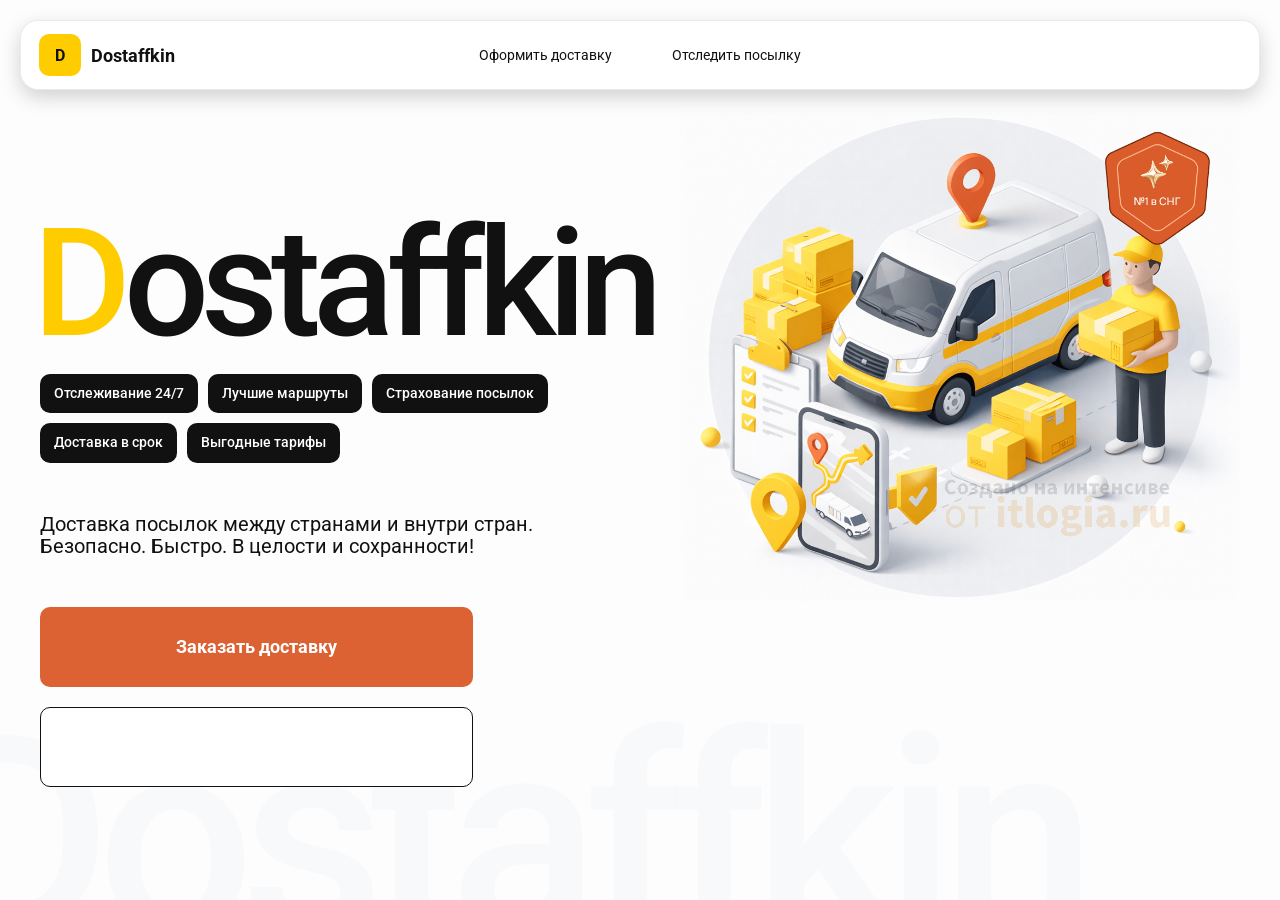
<file: index.html>
<!doctype html>
<html lang="ru">

<head>
    <meta charset="utf-8" />
    <meta name="viewport" content="width=device-width,initial-scale=1,maximum-scale=1,user-scalable=0" />
    <title>Dostaffkin — Доставка посылок между странами и внутри стран. Безопасно. Быстро. В целости и сохранности!
    </title>
    <link rel="stylesheet" href="styles/base.css">
    <link rel="stylesheet" href="styles/base_adaptive.css">
    <link rel="stylesheet" href="styles/index.css">
    <link rel="stylesheet" href="styles/index_adaptive.css">
</head>

<body>
    <div class="container">
    <header class="header">
        <a class="header-brand" href="./index.html">
            <div class="header-logo">D</div>
            <div class="header-title">Dostaffkin</div>
        </a>
        <nav class="header-menu">
            <a class="header-link" href="./order.html">Оформить <span>доставку</span></a>
            <a class="header-link" href="./track.html">Отследить <span>посылку</span></a>
        </nav>
    </header>
        <main class="main">
            <section class="main-info">
                <div class="main-title">
                    <span>D</span>ostaffkin
                </div>
                <div class="main-features">
                    <div class="main-feature">Отслеживание 24/7</div>
                    <div class="main-feature">Лучшие маршруты</div>
                    <div class="main-feature">Страхование посылок</div>
                    <div class="main-feature">Доставка в срок</div>
                    <div class="main-feature">Выгодные тарифы</div>
                </div>
                <div class="main-description">
                    Доставка посылок между странами и внутри стран.
                    Безопасно. Быстро. В целости и сохранности!
                </div>
                <div class="main-actions">
                    <a class="button" type="button" href="./order.html">Заказать доставку</a>
                    <a class="button button-white" type="button" href="./track.html">Отследить посылку</a>
                </div>
            </section>
            <div class="main-title-ghost">Dostaffkin</div>
            <section class="main-image">
                <img src="images/main-image.png" alt="Main image" />
            </section>
        </main>
    </div>
</body>

</html>
</file>
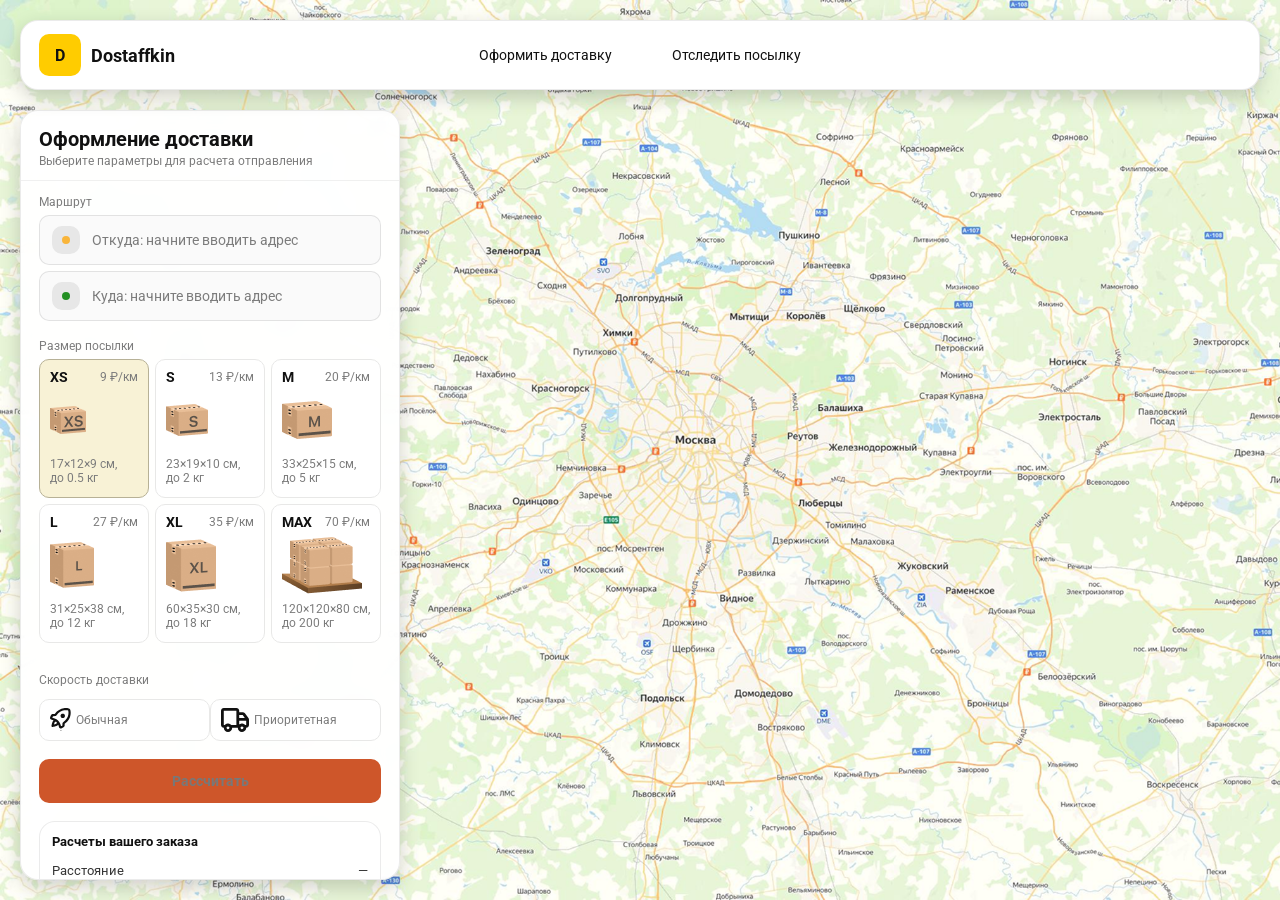
<file: order.html>
<!doctype html>
<html lang="ru">

<head>
    <meta charset="utf-8" />
    <meta name="viewport" content="width=device-width,initial-scale=1,maximum-scale=1,user-scalable=0" />
    <title>Оформление доставки</title>

    <link rel="stylesheet" href="styles/base.css" />
    <link rel="stylesheet" href="styles/base_adaptive.css" />

    <link rel="stylesheet" href="styles/order.css" />
    <link rel="stylesheet" href="styles/order_adaptive.css" />
</head>

<body>
    <div id="map"></div>
    <header class="header">
        <a class="header-brand" href="./index.html">
            <div class="header-logo">D</div>
            <div class="header-title">Dostaffkin</div>
        </a>
        <nav class="header-menu">
            <a class="header-link" href="#">Оформить <span>доставку</span></a>
            <a class="header-link" href="./track.html">Отследить <span>посылку</span></a>
        </nav>
    </header>

    <aside class="main" id="sidebar">
        <div class="main-header">
            <div class="main-title">Оформление доставки</div>
            <div class="main-text">Выберите параметры для расчета отправления</div>
        </div>
        <div class="main-content">
            <div class="main-route">
                <div class="main-block-title">Маршрут</div>
                <div class="main-fields">
                    <div class="main-field" id="fromField">
                        <div class="main-pin"></div>
                        <input id="from" placeholder="Откуда: начните вводить адрес" autocomplete="off" />
                        <div class="main-ac" id="fromAc" role="listbox" aria-label="Подсказки адресов"></div>
                    </div>
                    <div class="main-field" id="toField">
                        <div class="main-pin"></div>
                        <input id="to" placeholder="Куда: начните вводить адрес" autocomplete="off" />
                        <div class="main-ac" id="toAc" role="listbox" aria-label="Подсказки адресов"></div>
                    </div>
                </div>
            </div>
            <div class="main-package">
                <div class="main-block-title">Размер посылки</div>

                <div class="main-sizes">
                    <div class="main-size-card is-active" data-value="xs">
                        <div class="main-size-top">
                            <div class="main-size-label">XS</div>
                            <div class="main-size-rate">9 ₽/км</div>
                        </div>
                        <div class="main-size-media">
                            <img src="images/sizes/xs.png" alt="Короб XS" />
                        </div>
                        <div class="main-size-description">17×12×9 см,<br>до 0.5 кг</div>
                    </div>

                    <div class="main-size-card" data-value="s">
                        <div class="main-size-top">
                            <div class="main-size-label">S</div>
                            <div class="main-size-rate">13 ₽/км</div>
                        </div>
                        <div class="main-size-media">
                            <img src="images/sizes/s.png" alt="Короб S" />
                        </div>
                        <div class="main-size-description">23×19×10 см,<br>до 2 кг</div>
                    </div>

                    <div class="main-size-card" data-value="m">
                        <div class="main-size-top">
                            <div class="main-size-label">M</div>
                            <div class="main-size-rate">20 ₽/км</div>
                        </div>
                        <div class="main-size-media">
                            <img src="images/sizes/m.png" alt="Короб M" />
                        </div>
                        <div class="main-size-description">33×25×15 см,<br>до 5 кг</div>
                    </div>

                    <div class="main-size-card" data-value="l">
                        <div class="main-size-top">
                            <div class="main-size-label">L</div>
                            <div class="main-size-rate">27 ₽/км</div>
                        </div>
                        <div class="main-size-media">
                            <img src="images/sizes/l.png" alt="Короб L" />
                        </div>
                        <div class="main-size-description">31×25×38 см,<br>до 12 кг</div>
                    </div>

                    <div class="main-size-card" data-value="xl">
                        <div class="main-size-top">
                            <div class="main-size-label">XL</div>
                            <div class="main-size-rate">35 ₽/км</div>
                        </div>
                        <div class="main-size-media">
                            <img src="images/sizes/xl.png" alt="Короб XL" />
                        </div>
                        <div class="main-size-description">60×35×30 см,<br>до 18 кг</div>
                    </div>

                    <div class="main-size-card" data-value="max">
                        <div class="main-size-top">
                            <div class="main-size-label">MAX</div>
                            <div class="main-size-rate">70 ₽/км</div>
                        </div>
                        <div class="main-size-media main-size-media-palleta">
                            <img src="images/sizes/max.png" alt="Паллета" />
                        </div>
                        <div class="main-size-description">120×120×80 см,<br>до 200 кг</div>
                    </div>
                </div>
            </div>
            <div class="main-speed">
                <p>Скорость доставки</p>
                <div class="main-speed-blocks">
                    <div class="speed-block">
                        <img class="speed-image" src="images/speed/track.svg" alt="">
                        <p>Обычная</p>
                    </div>
                    <div class="speed-block">
                        <img class="speed-image" src="images/speed/rocket.svg" alt="">
                        <p>Приоритетная</p>
                    </div>
                </div>
            </div>

            <div class="main-calculate-block">
                <button id="calc" class="button calculate-button" type="button" disabled>Рассчитать</button>
            </div>
            <div class="main-result" id="result">
                <div class="main-result-title">Расчеты вашего заказа</div>
                <div class="main-result-lines">
                    <div class="main-result-line"><span>Расстояние</span><span id="distanceValue">—</span></div>
                    <div class="main-result-line"><span>Доставим через</span><span id="durationValue">—</span></div>
                    <div class="main-result-line"><span>Тариф</span><span id="rateValue">—</span></div>
                </div>
                <div class="main-price">
                    <div class="main-price-label">Итого</div>
                    <div class="main-price-value" id="totalValue">—</div>
                </div>
            </div>
            <div class="main-order-box">
                <div class="main-order-form" id="orderForm">
                    <div class="main-order-title">Оформление доставки</div>
                    <div class="main-block-info-row">
                        <div class="main-block-title">Контакты</div>
                        <div class="order-fields">
                            <div class="main-field">
                                <input id="customerName" placeholder="Ваше имя" autocomplete="off" />
                            </div>
                            <div class="main-field">
                                <input id="customerPhone" placeholder="Ваш телефон" autocomplete="off"
                                    inputmode="tel" />
                            </div>
                        </div>
                    </div>
                    <div class="main-block-info-row extra-info">
                        <div class="main-block-title">Дополнительная информация</div>
                        <div class="main-field textarea">
                            <textarea id="comment" placeholder="Детали доставки и комментарии"></textarea>
                        </div>
                    </div>
                    <button id="submit" class="button main-submit-request" type="button" disabled>Отправить
                        заявку
                    </button>
                </div>

                <div class="main-order-success" id="orderSuccess">
                    <div class="main-success-icon">✓</div>
                    <div class="main-success-title">Заявка отправлена!</div>
                    <div class="main-success-title">Номер отправления – <span id="orderId"></span></div>
                    <div class="main-success-subtitle">Мы скоро свяжемся с вами</div>
                </div>
            </div>
        </div>
    </aside>
</body>

</html>
</file>
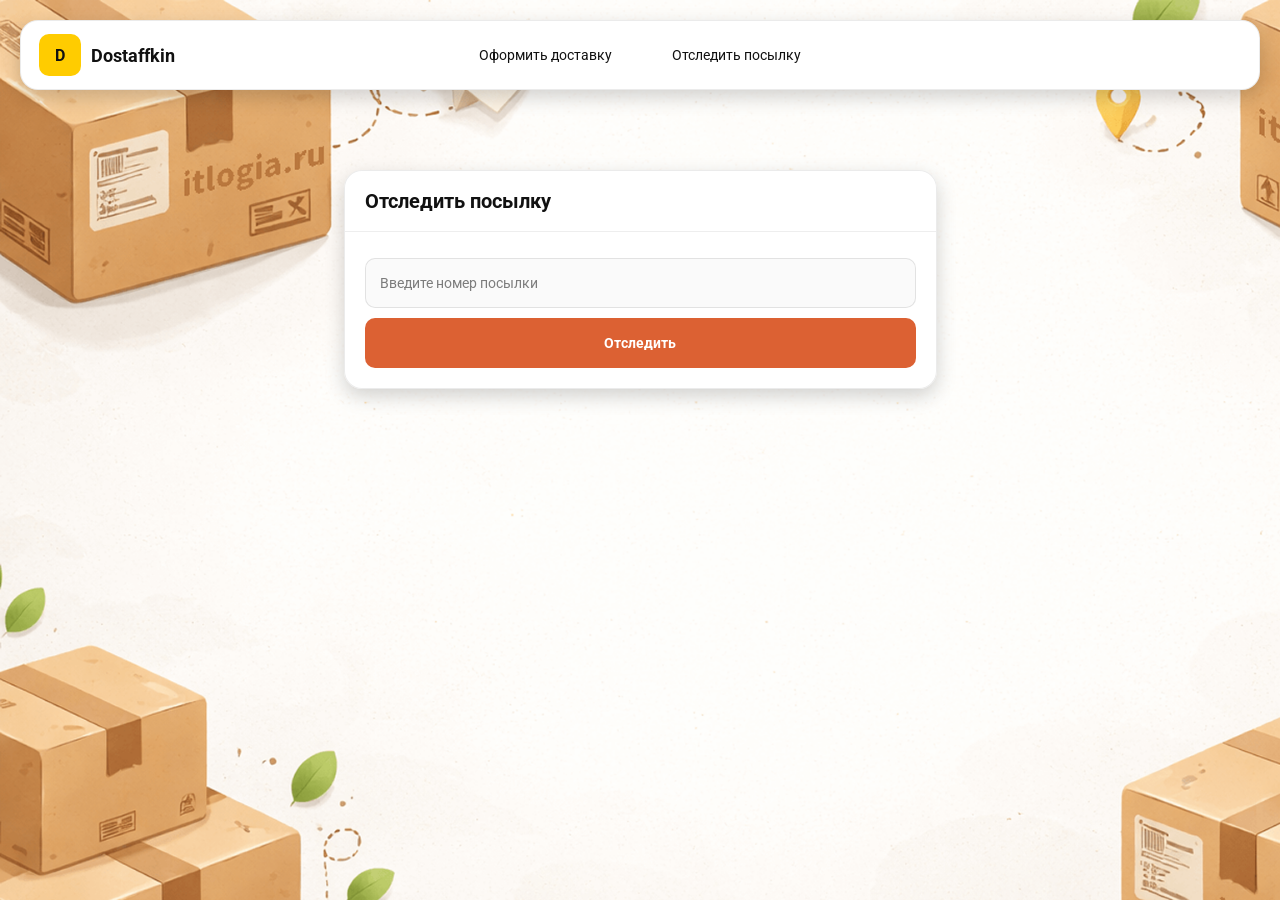
<file: track.html>
<!doctype html>
<html lang="ru">

<head>
    <meta charset="utf-8" />
    <meta name="viewport" content="width=device-width,initial-scale=1,maximum-scale=1,user-scalable=0" />
    <title>Отследить посылку</title>
    <link rel="stylesheet" href="styles/base.css" />
    <link rel="stylesheet" href="styles/base_adaptive.css" />

    <link rel="stylesheet" href="styles/track.css" />
    <link rel="stylesheet" href="styles/track_adaptive.css" />
</head>

<body>
    <div class="container">
    <header class="header">
        <a class="header-brand" href="./index.html">
            <div class="header-logo">D</div>
            <div class="header-title">Dostaffkin</div>
        </a>
        <nav class="header-menu">
            <a class="header-link" href="./order.html">Оформить <span>доставку</span></a>
            <a class="header-link" href="#">Отследить <span>посылку</span></a>
        </nav>
    </header>
        <main class="track-content">
            <section class="track-card track-search">
                <div class="track-title">Отследить посылку</div>
                <div class="track-action">
                    <div class="main-field track-field">
                        <input id="trackNumber" placeholder="Введите номер посылки" autocomplete="off" />
                    </div>
                    <button id="trackButton" class="button track-button" type="button">Отследить</button>
                </div>
            </section>
            <section class="track-card track-result" id="trackResult">
                <div class="track-result-header">
                    <div class="track-id" id="trackIdValue"></div>
                    <div class="track-routes">
                        <div class="track-route">
                            <div class="track-route-pin">
                                <svg xmlns="http://www.w3.org/2000/svg" fill="none" viewBox="0 0 24 24"
                                    stroke-width="1.5" stroke="orange" class="size-6">
                                    <path stroke-linecap="round" stroke-linejoin="round"
                                        d="M15 10.5a3 3 0 1 1-6 0 3 3 0 0 1 6 0Z" />
                                    <path stroke-linecap="round" stroke-linejoin="round"
                                        d="M19.5 10.5c0 7.142-7.5 11.25-7.5 11.25S4.5 17.642 4.5 10.5a7.5 7.5 0 1 1 15 0Z" />
                                </svg>
                            </div>
                            <div class="track-route-address" id="trackFromValue">
                                Откуда: Москва, улица Арбат, 1
                            </div>
                        </div>
                        <div class="track-route track-route-arrow">
                            <svg xmlns="http://www.w3.org/2000/svg" fill="none" viewBox="0 0 24 24" stroke-width="1.5"
                                stroke="currentColor" class="size-6">
                                <path stroke-linecap="round" stroke-linejoin="round"
                                    d="M19.5 13.5 12 21m0 0-7.5-7.5M12 21V3" />
                            </svg>
                        </div>
                        <div class="track-route">
                            <div class="track-route-pin">
                                <svg xmlns="http://www.w3.org/2000/svg" fill="none" viewBox="0 0 24 24"
                                    stroke-width="1.5" stroke="green" class="size-6">
                                    <path stroke-linecap="round" stroke-linejoin="round"
                                        d="M15 10.5a3 3 0 1 1-6 0 3 3 0 0 1 6 0Z" />
                                    <path stroke-linecap="round" stroke-linejoin="round"
                                        d="M19.5 10.5c0 7.142-7.5 11.25-7.5 11.25S4.5 17.642 4.5 10.5a7.5 7.5 0 1 1 15 0Z" />
                                </svg>
                            </div>
                            <div class="track-route-address" id="trackToValue">
                                Куда: Минск, проспект Независимости, 58
                            </div>
                        </div>
                    </div>
                </div>
                <div class="track-info">
                    <div class="track-status-title">Статус данной посылки:</div>
                    <div class="track-status-list" id="trackStatusList">


                        <div class="track-status created">
                            <img src="images/icons/created.svg" class="track-status-icon" alt="Created">
                            <div class="track-status-text">
                                <div class="track-status-text-state">Создан</div>
                                <div class="track-status-text-date">10.01.2026</div>
                            </div>
                        </div>

                        <div class="track-status in-way">
                            <img src="images/icons/in-way.svg" class="track-status-icon" alt="In way">
                            <div class="track-status-text">
                                <div class="track-status-text-state">В пути: Москва</div>
                                <div class="track-status-text-date">18.01.2026</div>
                            </div>
                        </div>

                        <div class="track-status ready">
                            <img src="images/icons/ready.svg" class="track-status-icon" alt="Ready">
                            <div class="track-status-text">
                                <div class="track-status-text-state">Готов к выдаче</div>
                                <div class="track-status-text-date">25.01.2026</div>
                            </div>
                        </div>

                        <div class="track-status done">
                            <img src="images/icons/done.svg" class="track-status-icon" alt="Done">
                            <div class="track-status-text">
                                <div class="track-status-text-state">Вручен</div>
                                <div class="track-status-text-date">27.01.2026</div>
                            </div>
                        </div>

                    </div>
                </div>
            </section>
        </main>

    </div>
</body>

</html>
</file>
<file: styles/base.css>
*, *::before, *::after {
    box-sizing: border-box;
}

@font-face {
    font-family: "Roboto";
    src: url("../fonts/Roboto-Regular.ttf");
    font-weight: normal;
}

@font-face {
    font-family: "Roboto";
    src: url("../fonts/Roboto-Bold.ttf");
    font-weight: bold;
}

@font-face {
    font-family: "Roboto";
    src: url("../fonts/Roboto-Medium.ttf");
    font-weight: 500;
}

html, body {
    margin: 0;
    color: #111111;
    font-family: "Roboto", sans-serif;
}

body {
    background: #FDFDFD;
}

.header {
    border-radius: 18px;
    box-shadow: 0 7px 20px 0 #0000002E;
    backdrop-filter: blur(10px);
    background: #ffffff;
    left: 20px;
    border: 1px solid rgba(0, 0, 0, 0.08);
    position: fixed;
    right: 20px;
    top: 20px;
    padding: 14px 18px;
    height: 70px;
    display: flex;
    align-items: center;
    z-index: 6;
}

.header-brand {
    display: flex;
    align-items: center;
    text-decoration: none;
    gap: 10px;
}

.header-logo {
    width: 42px;
    height: 42px;
    border-radius: 10px;
    background: #FFCC00;
    display: grid;
    place-items: center;
    font-weight: bold;
    color: #111;
}

.header-title {
    font-size: 18px;
    font-weight: bold;
    color: #111111;
    text-decoration: none;
}

.header-menu {
    display: flex;
    align-items: center;
    gap: 60px;
    margin: 0;
    position: absolute;
    left: 50%;
    transform: translateX(-50%);
}

.header-link {
    font-size: 14px;
    color: #111111;
    text-decoration: none;
}

.button {
    border: 0;
    outline: none;
    height: 44px;
    border-radius: 10px;
    font-size: 14px;
    font-weight: bold;
    cursor: pointer;
    font-family: inherit;
    transition: transform .08s ease, opacity .12s ease;
    background:  #DC6133;
    color: #ffffff;
    text-align: center;
    text-decoration: none;
}

.button:hover {
    background-color: #ce562a;
}

.button:disabled {
    cursor: not-allowed;
    background-color: #ce562a;
    color: #787878;
    transform: none;
}

.button.button-white {
    background: #ffffff;
    border: 1px solid #111111;
}

.button.button-white:hover {
    background: rgb(241 241 241);
}

.main-field {
    display: flex;
    align-items: center;
    margin-top: 6px;
    gap: 10px;
    border: 1px solid #1111111A;
    background: #FAFAFA;
    border-radius: 10px;
    padding: 10px 12px;
    position: relative;
    box-sizing: border-box;
    height: 50px;
}

.main-field.textarea {
    height: auto;
}

.main-pin {
    width: 28px;
    height: 28px;
    border-radius: 10px;
    background: rgba(17, 17, 17, 0.08);
    display: grid;
    place-items: center;
    flex: 0 0 auto;
    position: relative;
}

.main-pin::before {
    content: "";
    width: 8px;
    height: 8px;
    border-radius: 999px;
    background: orange;
    opacity: .75;
    display: block;
}

.main-field:last-child .main-pin::before {
    background: green;
    opacity: .85;
}

input, textarea {
    width: 100%;
    border: 0;
    outline: none;
    background: transparent;
    font-size: 14px;
    color: #111111;
    font-family: inherit;
}

textarea {
    resize: vertical;
    min-height: 72px;
    padding: 2px 0;
}

input::placeholder, textarea::placeholder {
    color: #7C7C7C;
}

.main-field:focus-within {
    border-color: rgba(0, 0, 0, 0.20);
    box-shadow: 0 0 0 4px rgba(255, 204, 0, 0.35);
    background: rgba(255, 255, 255, 0.75);
}
</file>
<file: styles/base_adaptive.css>
@media (max-width: 767px) {
    .header {
        left: 10px;
        right: 10px;
        top: 10px;
    }

    .header-link span {
        display: none;
    }

    .header-menu {
        gap: 20px;
        justify-content: flex-start;
        margin: 0 0 0 30px;
        position: static;
        transform: none;
    }
}

@media (max-width: 420px) {
    .header-title {
        display: none;
    }
}

@media (max-width: 374px) {
    .header-menu {
        gap: 10px;
        margin: 0 0 0 10px;
    }
}
</file>
<file: styles/index.css>
.container {
    overflow: hidden;
    min-height: 100vh;
}

.main {
    padding: 111px 40px 40px;
    position: relative;
    display: flex;
}

.main-info {
    max-width: 840px;
    width: 100%;
    position: relative;
}

.main-title {
    margin-top: 98px;
    font-weight: 500;
    font-size: 200px;
    line-height: 1;
    letter-spacing: -0.05em;
    color: #111111;
    left: -15px;
    position: relative;
}

.main-title span {
    color: #ffcc00;
}

.main-features {
    margin-top: 15px;
    display: flex;
    flex-wrap: wrap;
    gap: 10px;
}

.main-feature {
    background: #111111;
    color: #ffffff;
    padding: 12px 14px;
    font-weight: 500;
    font-size: 14px;
    line-height: 1.1;
    border-radius: 10px;
}

.main-description {
    margin-top: 50px;
    max-width: 500px;
    font-size: 20px;
    line-height: 1.1;
    color: #111111;
}

.main-actions {
    margin-top: 50px;
    display: flex;
    flex-direction: column;
    gap: 20px;
}

.main-actions .button {
    height: 80px;
    width: 433px;
    font-size: 18px;
    font-weight: bold;
    place-items: center;
    display: grid;
}

.main-title-ghost {
    position: absolute;
    z-index: -1;
    left: -70px;
    bottom: -150px;
    font-weight: 500;
    font-size: 278px;
    line-height: 1;
    letter-spacing: -0.05em;
    color: #ECEDF04D;
}

.main-image {
    width: 1024px;
    top: 100px;
    z-index: -2;
}

.main-image img {
    width: 100%;
    max-width: 1024px;
    height: auto;
    display: block;
}
</file>
<file: styles/index_adaptive.css>
@media (max-width: 1760px) {
    .main-title {
        font-size: 150px;
        left: -7px;
    }

    .main-info {
        max-width: 640px;
    }
}

@media (max-width: 1200px) {
    .main-info {
        max-width: 540px;
    }

    .main {
        padding: 111px 20px 20px;
    }

    .main-title {
        font-size: 120px;
        left: -4px;
    }

    .main-title-ghost {
        font-size: 220px;
    }
}

@media (max-width: 1024px) {
    .main-title {
        margin-top: 30px;
    }

    .main {
        flex-direction: column-reverse;
    }

    .main-image {
        max-width: 350px;
        position: absolute;
        left: 370px;
        top: 370px;
    }

    .main-info {
        max-width: 100%;
    }

    .main-actions {
        gap: 10px;
    }

    .main-actions .button {
        height: 50px;
        font-size: 14px;
        width: auto;
        max-width: 300px;
    }

    .main-description {
        max-width: 350px;
    }
}

@media (max-width: 570px) {
    .main-title {
        font-size: 88px;
    }

    .main-description {
        max-width: 100%
    }

    .main-actions {
       width: 100%;
    }

    .main-actions .button {
        width: 100%;
        max-width: 100%
    }

    .main-image {
        max-width: 650px;
        position: absolute;
        left: 170px;
        top: 70px;
        opacity: 0.2;
    }
}

@media (max-width: 400px) {
    .main-title {
        font-size: 70px;
    }
}
</file>
<file: styles/order.css>
#map {
    background-image: url("../images/order-bg.png");
    background-size: cover;
    position: fixed;
    inset: 0;
}

.main {
    border-radius: 18px;
    box-shadow: 0 7px 20px 0 #0000002E;
    backdrop-filter: blur(10px);
    background: rgba(255, 255, 255, 0.96);
    left: 20px;
    border: 1px solid rgba(0, 0, 0, 0.08);
    position: fixed;
    top: 110px;
    bottom: 20px;
    width: 380px;
    display: flex;
    flex-direction: column;
    overflow: hidden;
    z-index: 5;
}

.main-header {
    padding: 18px 18px 12px 18px;
    border-bottom: 1px solid rgba(0, 0, 0, 0.06);
    display: flex;
    flex-direction: column;
}

.main-title {
    font-size: 20px;
    line-height: 100%;
    font-weight: bold;
}

.main-text {
    font-size: 12px;
    margin-top: 5px;
    color: #7C7C7C;
}

.main-content {
    padding: 14px 18px 18px 18px;
    overflow: auto;
    scrollbar-width: none;
    display: flex;
    flex-direction: column;
    gap: 18px;
    flex: 1;
}

.main-block-title {
    font-size: 12px;
    color: #7C7C7C;
}

.main-route .main-block-title,
.main-package .main-block-title {
    margin-bottom: 6px;
}

.main-sizes {
    display: grid;
    gap: 6px;
    grid-template-columns: repeat(3, 1fr);
}

.main-size-card {
    border: 1px solid #E8E8E7;
    background: #FFFFFF;
    border-radius: 10px;
    padding: 10px;
    cursor: pointer;
    user-select: none;
    transition: transform .08s ease, border-color .12s ease, background .12s ease;
    min-height: 139px;
}

.main-size-card:hover {
    transform: translateY(-1px);
}

.main-size-card.is-active {
    background-color: #F8F2D6;
    border-color: #B7B196;
}

.main-size-top {
    display: flex;
    align-items: center;
    justify-content: space-between;
}

.main-size-label {
    font-weight: bold;
    font-size: 14px;
    color: #111111;
    line-height: 100%;
}

.main-size-rate {
    font-size: 12px;
    color: #7C7C7C;
    line-height: 100%;
}

.main-size-media {
    margin-top: 8px;
    height: 57px;
}

.main-size-description {
    margin-top: 8px;
    font-size: 12px;
    color: #7C7C7C;
    line-height: 1.2;
}

.calculate-button {
    width: 100%;
}

.main-result {
    border: 1px solid rgba(0, 0, 0, 0.08);
    background: rgba(255, 255, 255, 0.75);
    border-radius: 16px;
    padding: 12px;
    line-height: 1.25;
}

.main-result-title {
    font-weight: bold;
    font-size: 13px;
    color: #111111;
    margin-bottom: 13px;
}

.main-result-lines {
    gap: 8px;
    display: flex;
    flex-direction: column;
}

.main-result-line {
    font-size: 13px;
    color: rgba(17, 17, 17, 0.85);
    display: flex;
    justify-content: space-between;
}

.main-price {
    margin-top: 18px;
    padding-top: 10px;
    border-top: 1px dashed rgba(0, 0, 0, 0.12);
    display: flex;
    align-items: baseline;
    justify-content: space-between;
}

.main-price-label {
    font-size: 12px;
    color: rgba(17, 17, 17, 0.55);
}

.main-price-value {
    font-size: 20px;
    font-weight: bold;
    color: #111111;
    letter-spacing: -0.3px;
}

.main-order-box {
    background: #ffffff;
    border: 1px solid #E8E8E7;
    border-radius: 10px;
    padding: 12px;
}

.main-order-title {
    margin-bottom: 8px;
    font-weight: bold;
    font-size: 14px;
    color: #111111;
}

.main-block-info {
    display: flex;
    flex-direction: column;
    gap: 6px;
}

.order-fields {
    display: grid;
    grid-template-columns: 1fr 1fr;
    column-gap: 10px;
    margin-top: 6px;
}

.main-block-info-row.extra-info {
    display: block;
    margin-top: 13px;
}

.main-submit-request {
    width: 100%;
    margin-top: 6px;
}

.main-order-success {
    display: none;
    text-align: center;
    padding: 22px 12px;
    gap: 12px;
}

.main-order-success.is-visible {
    display: flex;
    flex-direction: column;
    align-items: center;
}

.main-success-icon {
    width: 56px;
    height: 56px;
    border-radius: 50%;
    background: #16a34a;
    color: #ffffff;
    display: grid;
    place-items: center;
    font-size: 30px;
}

.main-success-title {
    font-size: 14px;
    font-weight: bold;
    color: #111111;
}

.main-success-subtitle {
    font-size: 12px;
    color: rgba(17, 17, 17, 0.55);
    line-height: 1.3;
}

.main-sizes {
    display: grid;
    gap: 6px;
    grid-template-columns: repeat(3, 1fr);
}

.main-speed-blocks{
    display: flex;
    
}

.speed-block {
    color: #7C7C7C;
    display: flex;
    border: 1px solid #E8E8E7;
    background: #FFFFFF;
    border-radius: 10px;
    padding: 1px 10px;
    cursor: pointer;
    user-select: none;
    transition: transform .08s ease, border-color .12s ease, background .12s ease;
    min-height: 10px;
    flex: 1;
    gap: 5px;
    justify-content: flex-start;
    align-items: center;
}

.speed-block:hover {
    transform: translateY(-1px);
}

.speed-block.is-active {
    background-color: #F8F2D6;
    border-color: #B7B196;
}

.speed-image{
    height: 24px;
}

.main-speed p{
    color: #7C7C7C;
    font-size: 12px;
}
</file>
<file: styles/order_adaptive.css>
@media (max-width: 767px) {
    .main {
        left: 10px;
        right: 10px;
        top: 50%;
        bottom: 12px;
        width: auto;
        max-width: none;
    }
}

@media (max-width: 420px) {
    .main-sizes {
        grid-template-columns: repeat(2, 1fr);
    }
}
</file>
<file: styles/track.css>
.container {
    background: #F4F4F4 url("../images/track-bg.png");
    background-size: cover;
    min-height: 100vh;
    padding: 170px 0 50px 0;
}

.track-content {
    width: 593px;
    margin: 0 auto;
}

.track-card {
    width: 100%;
    border-radius: 18px;
    box-shadow: 0 7px 20px 0 #0000002E;
    backdrop-filter: blur(10px);
    background: rgba(255, 255, 255, 0.96);
    border: 1px solid rgba(0, 0, 0, 0.08);
}

.track-title {
    font-size: 20px;
    line-height: 100%;
    font-weight: bold;
    border-bottom: 1px solid #EEEEEE;
    padding: 20px;
}

.track-action {
    padding: 20px;
}

.track-button {
    width: 100%;
    height: 50px;
}

.track-field {
    margin-bottom: 10px;
}

.track-result {
    margin-top: 5px;
    display: none;
}

.track-result.is-visible {
    display: block;
}

.track-result-header {
    font-weight: bold;
    font-size: 14px;
    color: #111111;
    padding: 20px;
    border-bottom: 1px solid #EEEEEE;
}

.track-id {
    margin-bottom: 12px;
    font-size: 20px;
}

.track-routes {
    display: flex;
    flex-direction: column;
    gap: 10px;
    font-weight: normal;
}

.track-route {
    display: flex;
    align-items: center;
    gap: 10px;
}

.track-route-pin {
    width: 24px;
    height: 24px;
    flex-shrink: 0;
}

.track-route-arrow {
    padding: 15px 0;
    width: 24px;
    height: 24px;
}

.track-info {
    padding: 20px;
}

.track-status {
    display: flex;
    align-items: center;
    font-size: 12px;
    gap: 10px;
}

.track-status-title {
    font-size: 14px;
    color: #111111;
    margin-bottom: 20px;
}

.track-status-list {
    display: flex;
    flex-direction: column;
    gap: 15px;
}

.track-status-icon {
    width: 40px;
    height: 40px;
    border-radius: 50%;
    background: rgba(17, 17, 17, 0.08);
    display: grid;
    place-items: center;
    flex: 0 0 auto;
}

.track-status.created .track-status-icon {
    background-color: #F1CB00;
}

.track-status.in-way .track-status-icon {
    background-color: #F08A11;
}

.track-status.ready .track-status-icon {
    background-color: #A35D0A;
}

.track-status.done .track-status-icon {
    background-color: #37C93B;
}

.track-status-text {
    display: flex;
    align-items: center;
    justify-content: space-between;
    color: #111111;
    font-size: 12px;
    flex: 1;
}

.track-status-date {
    color: rgba(17, 17, 17, 0.55);
}
</file>
<file: styles/track_adaptive.css>
@media (max-width: 767px) {
    .container {
        padding: 130px 0 50px 0;
    }

    .track-content {
        width: 100%;
        padding-left: 10px;
        padding-right: 10px;
    }

    .track-result-header {
        padding: 20px;
    }
}
</file>
